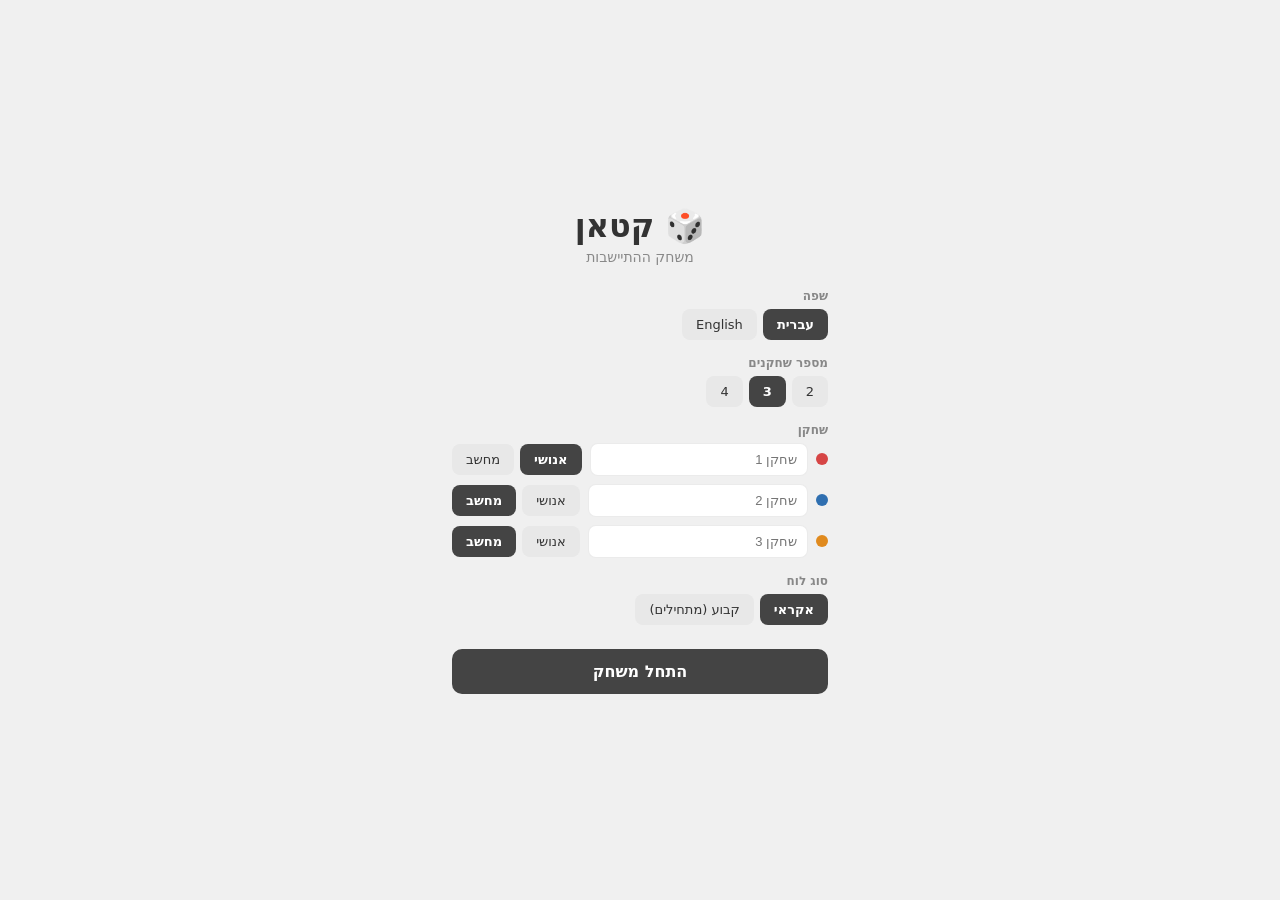
<file: index.html>
<!DOCTYPE html>
<html lang="he" dir="rtl">
  <head>
    <meta charset="UTF-8" />
    <meta name="viewport" content="width=device-width, initial-scale=1.0" />
    <title>קטאן · Catan</title>
    <link rel="stylesheet" href="styles/main.css?v=9" />
  </head>
  <body>
    <!-- Setup screen (populated by main.js) -->
    <div id="setup-screen"></div>

    <!-- Game screen (hidden until Start Game) -->
    <div id="game-screen" class="is-hidden" style="display: none">
      <header id="game-header">
        <div class="header-left">
          <span id="game-logo">🎲 קטאן</span>
          <span id="turn-indicator"></span>
          <div id="dice-display"></div>
        </div>
        <div class="header-right">
          <div id="game-lang" class="lang-switch"></div>
          <button id="new-game-btn"></button>
        </div>
      </header>

      <div id="prompt-banner" hidden></div>

      <main id="game-main">
        <div id="board-wrap">
          <svg id="board" xmlns="http://www.w3.org/2000/svg"></svg>
        </div>
        <aside id="sidebar">
          <div id="players-panel" class="sidebar-section"></div>
          <div id="bank-panel" class="sidebar-section"></div>
          <div id="log-panel" class="sidebar-section"></div>
        </aside>
      </main>

      <section id="player-hand"></section>

      <footer id="controls"></footer>
    </div>

    <!-- Generic modal -->
    <div id="modal-overlay" class="is-hidden" style="display: none">
      <div id="modal"></div>
    </div>

    <script type="module" src="src/main.js?v=10"></script>
  </body>
</html>
</file>
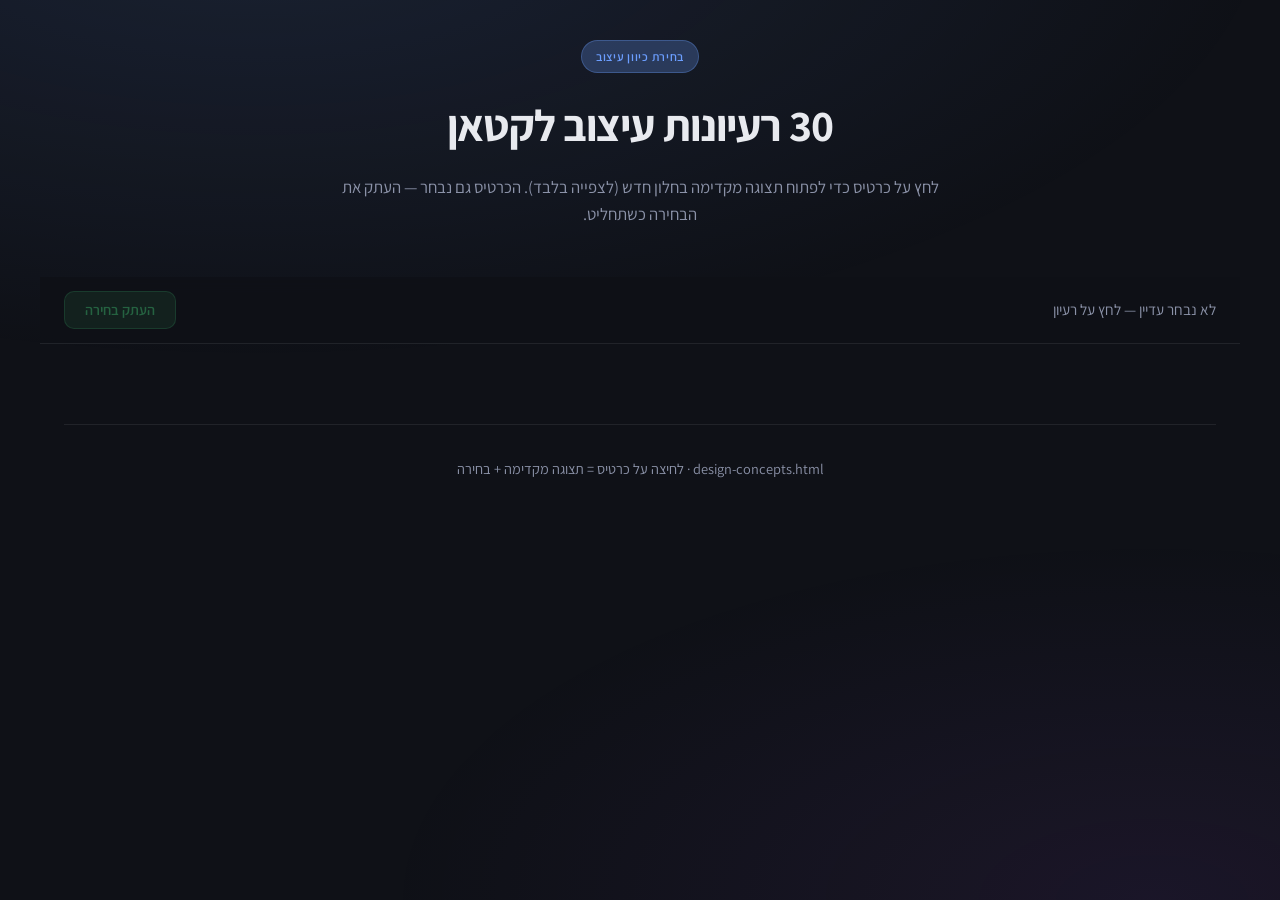
<file: design-concepts.html>
<!DOCTYPE html>
<html lang="he" dir="rtl">
  <head>
    <meta charset="UTF-8" />
    <meta name="viewport" content="width=device-width, initial-scale=1.0" />
    <title>30 רעיונות עיצוב · קטאן</title>
    <link rel="preconnect" href="https://fonts.googleapis.com" />
    <link rel="preconnect" href="https://fonts.gstatic.com" crossorigin />
    <link
      href="https://fonts.googleapis.com/css2?family=Assistant:wght@300;400;600;700&family=Rubik:wght@400;500;700&display=swap"
      rel="stylesheet"
    />
    <style>
      :root {
        --bg: #0f1117;
        --surface: #1a1d27;
        --surface-hover: #222633;
        --border: rgba(255, 255, 255, 0.08);
        --text: #e8eaef;
        --muted: #8b92a8;
        --accent: #6c9eff;
        --accent-glow: rgba(108, 158, 255, 0.25);
        --selected: #4ade80;
        --selected-glow: rgba(74, 222, 128, 0.2);
        --radius: 16px;
      }

      * {
        box-sizing: border-box;
        margin: 0;
        padding: 0;
      }

      body {
        font-family: "Assistant", "Rubik", sans-serif;
        background: var(--bg);
        color: var(--text);
        line-height: 1.65;
        min-height: 100vh;
      }

      body::before {
        content: "";
        position: fixed;
        inset: 0;
        background:
          radial-gradient(ellipse 80% 50% at 20% -10%, rgba(108, 158, 255, 0.12), transparent),
          radial-gradient(ellipse 60% 40% at 90% 100%, rgba(168, 85, 247, 0.08), transparent);
        pointer-events: none;
        z-index: 0;
      }

      .page {
        position: relative;
        z-index: 1;
        max-width: 1200px;
        margin: 0 auto;
        padding: 2.5rem 1.5rem 5rem;
      }

      header.hero {
        text-align: center;
        margin-bottom: 3rem;
      }

      .badge {
        display: inline-block;
        font-size: 0.75rem;
        font-weight: 600;
        letter-spacing: 0.06em;
        text-transform: uppercase;
        color: var(--accent);
        background: var(--accent-glow);
        border: 1px solid rgba(108, 158, 255, 0.3);
        padding: 0.35rem 0.85rem;
        border-radius: 999px;
        margin-bottom: 1rem;
      }

      h1 {
        font-size: clamp(1.75rem, 4vw, 2.75rem);
        font-weight: 700;
        letter-spacing: -0.02em;
        margin-bottom: 0.75rem;
      }

      .subtitle {
        color: var(--muted);
        font-size: 1.05rem;
        max-width: 640px;
        margin: 0 auto 1.5rem;
      }

      .selection-bar {
        position: sticky;
        top: 0;
        z-index: 100;
        background: rgba(15, 17, 23, 0.85);
        backdrop-filter: blur(12px);
        border-bottom: 1px solid var(--border);
        padding: 0.85rem 1.5rem;
        margin: 0 -1.5rem 2rem;
        display: flex;
        align-items: center;
        justify-content: space-between;
        gap: 1rem;
        flex-wrap: wrap;
      }

      .selection-info {
        font-size: 0.95rem;
        color: var(--muted);
      }

      .selection-info strong {
        color: var(--selected);
      }

      #copy-btn {
        font-family: inherit;
        font-size: 0.9rem;
        font-weight: 600;
        padding: 0.55rem 1.25rem;
        border-radius: 10px;
        border: 1px solid rgba(74, 222, 128, 0.4);
        background: var(--selected-glow);
        color: var(--selected);
        cursor: pointer;
        transition: transform 0.15s, opacity 0.15s;
      }

      #copy-btn:hover {
        transform: translateY(-1px);
      }

      #copy-btn:disabled {
        opacity: 0.4;
        cursor: not-allowed;
        transform: none;
      }

      .grid {
        display: grid;
        grid-template-columns: repeat(auto-fill, minmax(340px, 1fr));
        gap: 1.25rem;
      }

      .concept {
        position: relative;
        background: var(--surface);
        border: 1px solid var(--border);
        border-radius: var(--radius);
        padding: 1.35rem 1.35rem 1.15rem;
        cursor: pointer;
        transition: border-color 0.2s, box-shadow 0.2s, transform 0.2s;
        user-select: none;
      }

      .concept:hover {
        border-color: rgba(255, 255, 255, 0.15);
        transform: translateY(-2px);
        box-shadow: 0 8px 32px rgba(0, 0, 0, 0.3);
      }

      .concept.is-selected {
        border-color: var(--selected);
        box-shadow: 0 0 0 1px var(--selected), 0 8px 32px var(--selected-glow);
      }

      .concept-open-hint {
        position: absolute;
        bottom: 1rem;
        left: 1rem;
        font-size: 0.68rem;
        color: var(--muted);
        opacity: 0;
        transition: opacity 0.2s;
      }

      .concept:hover .concept-open-hint {
        opacity: 1;
      }

      .concept-header {
        display: flex;
        align-items: flex-start;
        gap: 0.85rem;
        margin-bottom: 0.75rem;
      }

      .concept-num {
        flex-shrink: 0;
        width: 2.25rem;
        height: 2.25rem;
        display: flex;
        align-items: center;
        justify-content: center;
        font-size: 0.85rem;
        font-weight: 700;
        border-radius: 10px;
        background: rgba(255, 255, 255, 0.06);
        color: var(--muted);
      }

      .concept.is-selected .concept-num {
        background: var(--selected-glow);
        color: var(--selected);
      }

      .concept-title {
        font-size: 1.1rem;
        font-weight: 700;
        line-height: 1.35;
      }

      .concept-style {
        display: inline-block;
        font-size: 0.72rem;
        font-weight: 600;
        color: var(--accent);
        margin-top: 0.25rem;
      }

      .concept-desc {
        font-size: 0.92rem;
        color: var(--muted);
        margin-bottom: 0.85rem;
      }

      .concept-tags {
        display: flex;
        flex-wrap: wrap;
        gap: 0.4rem;
      }

      .tag {
        font-size: 0.7rem;
        font-weight: 500;
        padding: 0.2rem 0.55rem;
        border-radius: 6px;
        background: rgba(255, 255, 255, 0.05);
        color: var(--muted);
        border: 1px solid var(--border);
      }

      .concept-preview {
        height: 4px;
        border-radius: 999px;
        margin-top: 1rem;
        opacity: 0.85;
      }

      .preview-1 { background: linear-gradient(90deg, #c4a574, #2d5016, #4a90d9, #e8dcc8); }
      .preview-2 { background: linear-gradient(90deg, #fff, #000, #fff); }
      .preview-3 { background: linear-gradient(90deg, #ff6b35, #f7c59f, #2ec4b6, #011627); }
      .preview-4 { background: linear-gradient(90deg, #1a1a2e, #16213e, #0f3460, #e94560); }
      .preview-5 { background: linear-gradient(90deg, #fdf6e3, #93a1a1, #268bd2, #859900); }
      .preview-6 { background: linear-gradient(90deg, #2c1810, #8b4513, #d4a574, #f5e6d3); }
      .preview-7 { background: linear-gradient(90deg, #0d1117, #21262d, #58a6ff, #3fb950); }
      .preview-8 { background: linear-gradient(90deg, #fef9ef, #e8d5b7, #c9a96e, #8b6914); }
      .preview-9 { background: linear-gradient(90deg, #1b4332, #40916c, #95d5b2, #d8f3dc); }
      .preview-10 { background: linear-gradient(90deg, #ff00ff, #00ffff, #ffff00, #ff00ff); }
      .preview-11 { background: linear-gradient(90deg, #264653, #2a9d8f, #e9c46a, #f4a261); }
      .preview-12 { background: linear-gradient(90deg, #fafafa, #e0e0e0, #bdbdbd, #424242); }
      .preview-13 { background: linear-gradient(90deg, #1a0533, #4a148c, #7b1fa2, #ce93d8); }
      .preview-14 { background: linear-gradient(90deg, #0a1628, #1e3a5f, #c9a227, #f0e6c8); }
      .preview-15 { background: linear-gradient(90deg, #fff5e6, #ffcba4, #ff8c42, #d62828); }
      .preview-16 { background: linear-gradient(90deg, #e8f4f8, #b8d4e3, #5a9ab8, #2c5f7a); }
      .preview-17 { background: linear-gradient(90deg, #1c1c1c, #333, #666, #999); }
      .preview-18 { background: linear-gradient(90deg, #2d1b00, #5c3d1e, #a67c52, #f5deb3); }
      .preview-19 { background: linear-gradient(90deg, #0f0f23, #302b63, #24243e, #00d2ff); }
      .preview-20 { background: linear-gradient(90deg, #f8f4e9, #d4c5a9, #8b7355, #4a3728); }
      .preview-21 { background: linear-gradient(90deg, #ffecd2, #fcb69f, #ff9a9e, #fecfef); }
      .preview-22 { background: linear-gradient(90deg, #134e4a, #115e59, #0d9488, #5eead4); }
      .preview-23 { background: linear-gradient(90deg, #18181b, #27272a, #a1a1aa, #fafafa); }
      .preview-24 { background: linear-gradient(90deg, #450a0a, #991b1b, #dc2626, #fca5a5); }
      .preview-25 { background: linear-gradient(90deg, #ecfdf5, #6ee7b7, #059669, #064e3b); }
      .preview-26 { background: linear-gradient(90deg, #fef3c7, #fbbf24, #d97706, #78350f); }
      .preview-27 { background: linear-gradient(90deg, #dbeafe, #93c5fd, #3b82f6, #1e3a8a); }
      .preview-28 { background: linear-gradient(90deg, #fdf2f8, #f9a8d4, #db2777, #831843); }
      .preview-29 { background: linear-gradient(90deg, #111, #ffd700, #111, #ffd700); }
      .preview-30 { background: linear-gradient(90deg, #0c0a09, #44403c, #a8a29e, #fafaf9); }

      .check-mark {
        position: absolute;
        top: 1rem;
        left: 1rem;
        width: 1.5rem;
        height: 1.5rem;
        border-radius: 50%;
        border: 2px solid var(--border);
        display: flex;
        align-items: center;
        justify-content: center;
        font-size: 0.75rem;
        opacity: 0;
        transition: opacity 0.2s, background 0.2s, border-color 0.2s;
      }

      .concept.is-selected .check-mark {
        opacity: 1;
        background: var(--selected);
        border-color: var(--selected);
        color: #0f1117;
      }

      footer.note {
        text-align: center;
        margin-top: 3rem;
        padding-top: 2rem;
        border-top: 1px solid var(--border);
        color: var(--muted);
        font-size: 0.9rem;
      }

      @media (max-width: 480px) {
        .grid {
          grid-template-columns: 1fr;
        }
      }
    </style>
  </head>
  <body>
    <div class="page">
      <header class="hero">
        <span class="badge">בחירת כיוון עיצוב</span>
        <h1>30 רעיונות עיצוב לקטאן</h1>
        <p class="subtitle">
          לחץ על כרטיס כדי לפתוח תצוגה מקדימה בחלון חדש (לצפייה בלבד).
          הכרטיס גם נבחר — העתק את הבחירה כשתחליט.
        </p>
      </header>

      <div class="selection-bar">
        <span class="selection-info" id="selection-info">לא נבחר עדיין — לחץ על רעיון</span>
        <button id="copy-btn" disabled>העתק בחירה</button>
      </div>

      <div class="grid" id="concepts-grid"></div>

      <footer class="note">
        design-concepts.html · לחיצה על כרטיס = תצוגה מקדימה + בחירה
      </footer>
    </div>

    <script>
/** Shared theme configs + mock board renderer for design previews */

const RESOURCE_COLORS = {
  brick: "#c45c3e",
  wood: "#2d6a4f",
  sheep: "#95d5b2",
  wheat: "#e9c46a",
  ore: "#6c757d",
  desert: "#d4a574",
};

const HEX_ROWS = [3, 4, 5, 4, 3];
const HEX_RESOURCES = [
  "ore", "sheep", "wood",
  "wheat", "brick", "sheep", "brick",
  "wheat", "wood", "desert", "wood", "ore",
  "wood", "ore", "wheat", "sheep",
  "brick", "wheat", "sheep",
];
const HEX_NUMBERS = [
  10, 2, 9, 12, 6, 4, 10, 9, 11, null, 3, 8, 8, 3, 4, 5, 5, 6, 11,
];

const concepts = [
  {
    title: "קלאסי מודרני",
    style: "Board Game Premium",
    desc: "לוח משושים עם טקסטורות עץ ודשא עדינות, צללים רכים ו-3D קל. פאנל צד מינימלי בלבן-קרם, כפתורים מעוגלים ואייקונים line-art.",
    tags: ["עץ", "3D עדין", "קרם", "מוכר"],
    theme: {
      bg: "#e8dcc8",
      bg2: "#f5f0e6",
      surface: "#fffdf8",
      text: "#3d2c1e",
      muted: "#8b7355",
      accent: "#2d5016",
      boardBg: "#c4a574",
      font: "'Georgia', serif",
      radius: "12px",
      hexStroke: "#5c4033",
      hexShadow: "0 4px 12px rgba(60,40,20,0.25)",
      headerStyle: "classic",
    },
  },
  {
    title: "Brutalist Digital",
    style: "Neo-Brutalism",
    desc: "גבולות שחורים עבים, צללים offset קשיחים, פונט גיאומטרי bold.",
    tags: ["flat", "bold", "offset shadow"],
    theme: {
      bg: "#fff",
      bg2: "#f0f0f0",
      surface: "#ffeb3b",
      text: "#000",
      muted: "#333",
      accent: "#ff5722",
      boardBg: "#e0e0e0",
      font: "'Arial Black', sans-serif",
      radius: "0",
      hexStroke: "#000",
      hexStrokeWidth: 3,
      brutal: true,
      headerStyle: "brutal",
    },
  },
  {
    title: "Glassmorphism Island",
    style: "Glass UI",
    desc: "רקע gradient של שמיים וים, הלוח על זכוכית frosted עם blur.",
    tags: ["blur", "שקיפות", "gradient"],
    theme: {
      bg: "linear-gradient(160deg, #87CEEB 0%, #2ec4b6 50%, #011627 100%)",
      bg2: "rgba(255,255,255,0.15)",
      surface: "rgba(255,255,255,0.2)",
      text: "#fff",
      muted: "rgba(255,255,255,0.75)",
      accent: "#ff6b35",
      boardBg: "rgba(255,255,255,0.12)",
      font: "'Assistant', sans-serif",
      radius: "20px",
      glass: true,
      hexStroke: "rgba(255,255,255,0.5)",
      headerStyle: "glass",
    },
  },
  {
    title: "Dark Strategy",
    style: "Dark Mode Pro",
    desc: "רקע כהה, משושים עם saturation נמוך ו-accent על אלמנטים פעילים.",
    tags: ["dark", "minimal", "accent colors"],
    theme: {
      bg: "#0f1117",
      bg2: "#1a1d27",
      surface: "#222633",
      text: "#e8eaef",
      muted: "#8b92a8",
      accent: "#6c9eff",
      boardBg: "#161922",
      font: "'Assistant', sans-serif",
      radius: "10px",
      hexStroke: "#3a3f52",
      desaturate: 0.65,
      headerStyle: "dark",
    },
  },
  {
    title: "Solarized Board",
    style: "Solarized Palette",
    desc: "פלטת Solarized — ירוק דשא, כחול ים, צהוב חול, כתום lava.",
    tags: ["solarized", "מדעי", "ניגודיות"],
    theme: {
      bg: "#fdf6e3",
      bg2: "#eee8d5",
      surface: "#fdf6e3",
      text: "#073642",
      muted: "#93a1a1",
      accent: "#268bd2",
      boardBg: "#eee8d5",
      font: "'Rubik', sans-serif",
      radius: "6px",
      solarized: true,
      hexStroke: "#586e75",
      headerStyle: "solarized",
    },
  },
  {
    title: "Medieval Manuscript",
    style: "Illuminated Parchment",
    desc: "רקע קלף מעור, משושים כמו אריחים מצוירים בדיו.",
    tags: ["pergament", "serif", "line-art"],
    theme: {
      bg: "#f5e6d3",
      bg2: "#ede0c8",
      surface: "#faf3e8",
      text: "#2c1810",
      muted: "#6b5344",
      accent: "#8b4513",
      boardBg: "#e8d5b7",
      font: "'Georgia', 'Times New Roman', serif",
      radius: "4px",
      parchment: true,
      hexStroke: "#4a3728",
      headerStyle: "medieval",
    },
  },
  {
    title: "GitHub Developer",
    style: "Dev Tool Aesthetic",
    desc: "ממשק דמוי IDE — monospace ללוג, syntax highlighting.",
    tags: ["monospace", "IDE", "SVG"],
    theme: {
      bg: "#0d1117",
      bg2: "#161b22",
      surface: "#21262d",
      text: "#c9d1d9",
      muted: "#8b949e",
      accent: "#58a6ff",
      boardBg: "#161b22",
      font: "'Consolas', 'Courier New', monospace",
      radius: "6px",
      hexStroke: "#30363d",
      ide: true,
      headerStyle: "ide",
    },
  },
  {
    title: "Luxury Gold Edition",
    style: "Premium Collector",
    desc: "רקע שחור-עמוק, מסגרות זהב, משושים metallic.",
    tags: ["זהב", "premium", "metallic"],
    theme: {
      bg: "#0a0a0a",
      bg2: "#141414",
      surface: "#1a1a1a",
      text: "#f5e6c8",
      muted: "#c9a96e",
      accent: "#d4af37",
      boardBg: "#111",
      font: "'Georgia', serif",
      radius: "8px",
      gold: true,
      hexStroke: "#d4af37",
      headerStyle: "luxury",
    },
  },
  {
    title: "Eco Minimal",
    style: "Scandinavian Nature",
    desc: "צבעי טבע muted — sage, sand, clay. whitespace ו-outline דק.",
    tags: ["nordic", "muted", "whitespace"],
    theme: {
      bg: "#f7f5f2",
      bg2: "#eeeae4",
      surface: "#fff",
      text: "#3d4f42",
      muted: "#8a9a8e",
      accent: "#5a7d6a",
      boardBg: "#e8e4dc",
      font: "'Assistant', sans-serif",
      radius: "16px",
      hexStroke: "#c5cbb8",
      eco: true,
      headerStyle: "eco",
    },
  },
  {
    title: "Neon Arcade",
    style: "Synthwave / Cyber",
    desc: "רקע סגול-כחול, grid perspective, neon glow.",
    tags: ["neon", "synthwave", "glow"],
    theme: {
      bg: "linear-gradient(180deg, #1a0533 0%, #0f0f23 60%, #ff006e 100%)",
      bg2: "#1a0533",
      surface: "rgba(20,10,40,0.8)",
      text: "#fff",
      muted: "#b388ff",
      accent: "#00ffff",
      boardBg: "rgba(0,0,0,0.4)",
      font: "'Rubik', sans-serif",
      radius: "4px",
      neon: true,
      hexStroke: "#ff00ff",
      headerStyle: "neon",
    },
  },
  {
    title: "Flat Illustration",
    style: "Modern Illustration",
    desc: "משושים כמו איורים vector — צבעים flat ו-playful.",
    tags: ["vector", "illustration", "playful"],
    theme: {
      bg: "#fef9ef",
      bg2: "#fff5e6",
      surface: "#fff",
      text: "#264653",
      muted: "#2a9d8f",
      accent: "#e76f51",
      boardBg: "#e9c46a",
      font: "'Rubik', sans-serif",
      radius: "24px",
      flat: true,
      hexStroke: "#264653",
      headerStyle: "flat",
    },
  },
  {
    title: "Swiss Grid",
    style: "International Typographic",
    desc: "grid 8px, Helvetica, שחור-לבן עם accent אדום.",
    tags: ["grid", "typography", "swiss"],
    theme: {
      bg: "#fff",
      bg2: "#f5f5f5",
      surface: "#fff",
      text: "#000",
      muted: "#666",
      accent: "#e00",
      boardBg: "#fafafa",
      font: "Helvetica, Arial, sans-serif",
      radius: "0",
      hexStroke: "#000",
      swiss: true,
      headerStyle: "swiss",
    },
  },
  {
    title: "Cosmic Catan",
    style: "Space Exploration",
    desc: "האי צף בחלל — כוכבים, nebula, sci-fi נקי.",
    tags: ["space", "sci-fi", "nebula"],
    theme: {
      bg: "radial-gradient(ellipse at 30% 20%, #302b63, #0f0f23 70%)",
      bg2: "#1a0533",
      surface: "rgba(30,20,60,0.85)",
      text: "#e0e7ff",
      muted: "#a5b4fc",
      accent: "#818cf8",
      boardBg: "rgba(15,10,35,0.6)",
      font: "'Assistant', sans-serif",
      radius: "12px",
      cosmic: true,
      hexStroke: "#6366f1",
      headerStyle: "cosmic",
    },
  },
  {
    title: "Naval Empire",
    style: "Maritime Classic",
    desc: "מפת ימאים — כחול-זהב, grid lines של מפה ישנה.",
    tags: ["ימי", "מפה", "זהב-כחול"],
    theme: {
      bg: "#0a1628",
      bg2: "#0f2847",
      surface: "#1e3a5f",
      text: "#f0e6c8",
      muted: "#c9a227",
      accent: "#c9a227",
      boardBg: "#1a3050",
      font: "'Georgia', serif",
      radius: "6px",
      naval: true,
      hexStroke: "#c9a227",
      headerStyle: "naval",
    },
  },
  {
    title: "Warm Sunset",
    style: "Golden Hour",
    desc: "gradient שקיעה — כתום, ורוד, סגול. warm white.",
    tags: ["warm", "gradient", "שקיעה"],
    theme: {
      bg: "linear-gradient(135deg, #fff5e6, #ffcba4, #ff8c42, #d62828)",
      bg2: "#fff0e0",
      surface: "rgba(255,255,255,0.85)",
      text: "#5c3317",
      muted: "#8b6914",
      accent: "#d62828",
      boardBg: "rgba(255,200,150,0.4)",
      font: "'Assistant', sans-serif",
      radius: "14px",
      sunset: true,
      hexStroke: "#8b4513",
      headerStyle: "sunset",
    },
  },
  {
    title: "Ice & Frost",
    style: "Arctic Minimal",
    desc: "פלטה קרירה — ice blue, white, silver, frost texture.",
    tags: ["קר", "קריסטל", "כחול"],
    theme: {
      bg: "#e8f4f8",
      bg2: "#d6eef5",
      surface: "rgba(255,255,255,0.9)",
      text: "#1e3a5f",
      muted: "#5a9ab8",
      accent: "#0284c7",
      boardBg: "#b8d4e3",
      font: "'Assistant', sans-serif",
      radius: "12px",
      frost: true,
      hexStroke: "#7dd3fc",
      headerStyle: "frost",
    },
  },
  {
    title: "Monochrome Elegance",
    style: "Single-Color System",
    desc: "גווני אפור + accent lime. hierarchy ב-pattern.",
    tags: ["monochrome", "accessible", "pattern"],
    theme: {
      bg: "#f5f5f5",
      bg2: "#ebebeb",
      surface: "#fff",
      text: "#1c1c1c",
      muted: "#666",
      accent: "#84cc16",
      boardBg: "#e0e0e0",
      font: "'Assistant', sans-serif",
      radius: "8px",
      mono: true,
      hexStroke: "#999",
      headerStyle: "mono",
    },
  },
  {
    title: "Woodcraft Workshop",
    style: "Artisan Craft",
    desc: "כל אלמנט כמו עץ מגולף — grain texture, corners ידניים.",
    tags: ["עץ", "craft", "texture"],
    theme: {
      bg: "#d4a574",
      bg2: "#c4956a",
      surface: "#f5deb3",
      text: "#3e2723",
      muted: "#5c3d1e",
      accent: "#8b4513",
      boardBg: "#a67c52",
      font: "'Georgia', serif",
      radius: "10px",
      wood: true,
      hexStroke: "#5c3d1e",
      headerStyle: "wood",
    },
  },
  {
    title: "Holographic UI",
    style: "Futuristic HUD",
    desc: "HUD שקוף עם קווי מדידה, wireframe + fill gradient.",
    tags: ["HUD", "wireframe", "futuristic"],
    theme: {
      bg: "#0f0f23",
      bg2: "#12122a",
      surface: "rgba(0,210,255,0.08)",
      text: "#00d2ff",
      muted: "#67e8f9",
      accent: "#00d2ff",
      boardBg: "rgba(0,50,80,0.3)",
      font: "'Consolas', monospace",
      radius: "2px",
      hud: true,
      hexStroke: "#00d2ff",
      headerStyle: "hud",
    },
  },
  {
    title: "Paper Cutout",
    style: "Layered Paper Craft",
    desc: "שכבות נייר — drop shadow, index cards, pastel.",
    tags: ["paper", "layers", "pastel"],
    theme: {
      bg: "#f8f4e9",
      bg2: "#ede8dc",
      surface: "#fff",
      text: "#4a3728",
      muted: "#8b7355",
      accent: "#e07a5f",
      boardBg: "#d4c5a9",
      font: "'Rubik', sans-serif",
      radius: "4px",
      paper: true,
      hexStroke: "#8b7355",
      headerStyle: "paper",
    },
  },
  {
    title: "Soft Pastel Play",
    style: "Friendly Casual",
    desc: "pastels רכים — mint, peach, lavender. rounded everything.",
    tags: ["pastel", "friendly", "rounded"],
    theme: {
      bg: "#ffecd2",
      bg2: "#fcb69f",
      surface: "#fff",
      text: "#5c4d7d",
      muted: "#9b8ec4",
      accent: "#ff9a9e",
      boardBg: "#fecfef",
      font: "'Rubik', sans-serif",
      radius: "20px",
      pastel: true,
      hexStroke: "#c4b5fd",
      headerStyle: "pastel",
    },
  },
  {
    title: "Deep Forest",
    style: "Moss & Shadow",
    desc: "ירוקים עמוקים, חום קליפה, ערפל עדין.",
    tags: ["יער", "immersive", "atmospheric"],
    theme: {
      bg: "linear-gradient(180deg, #1b4332 0%, #081c15 100%)",
      bg2: "#1b4332",
      surface: "rgba(27,67,50,0.9)",
      text: "#d8f3dc",
      muted: "#95d5b2",
      accent: "#40916c",
      boardBg: "rgba(8,28,21,0.7)",
      font: "'Assistant', sans-serif",
      radius: "10px",
      forest: true,
      hexStroke: "#2d6a4f",
      headerStyle: "forest",
    },
  },
  {
    title: "Ultra Minimal Zen",
    style: "Japanese Ma (間)",
    desc: "כמעט ריק — לוח + מספרים. less is more.",
    tags: ["zen", "minimal", "ma"],
    theme: {
      bg: "#fafafa",
      bg2: "#f0f0f0",
      surface: "#fff",
      text: "#18181b",
      muted: "#a1a1aa",
      accent: "#18181b",
      boardBg: "#f4f4f5",
      font: "'Assistant', sans-serif",
      radius: "2px",
      zen: true,
      hexStroke: "#d4d4d8",
      headerStyle: "zen",
    },
  },
  {
    title: "Volcanic Forge",
    style: "Dramatic Dark Warm",
    desc: "רקע lava, glow כתום-אדום, intense dramatic.",
    tags: ["lava", "dramatic", "intense"],
    theme: {
      bg: "linear-gradient(180deg, #450a0a 0%, #1a0505 50%, #991b1b 100%)",
      bg2: "#450a0a",
      surface: "rgba(60,10,10,0.9)",
      text: "#fca5a5",
      muted: "#f87171",
      accent: "#dc2626",
      boardBg: "rgba(30,5,5,0.8)",
      font: "'Rubik', sans-serif",
      radius: "6px",
      volcanic: true,
      hexStroke: "#ef4444",
      headerStyle: "volcanic",
    },
  },
  {
    title: "Mint Fresh",
    style: "Clean Startup",
    desc: "לבן, mint green accent, SaaS dashboard מודרני.",
    tags: ["startup", "mint", "clean"],
    theme: {
      bg: "#ecfdf5",
      bg2: "#d1fae5",
      surface: "#fff",
      text: "#064e3b",
      muted: "#059669",
      accent: "#10b981",
      boardBg: "#a7f3d0",
      font: "'Assistant', sans-serif",
      radius: "12px",
      mint: true,
      hexStroke: "#6ee7b7",
      headerStyle: "mint",
    },
  },
  {
    title: "Desert Nomad",
    style: "Sahara Warmth",
    desc: "חול, terracotta, turquoise. theme מדברי.",
    tags: ["מדבר", "terracotta", "pattern"],
    theme: {
      bg: "#fef3c7",
      bg2: "#fde68a",
      surface: "#fffbeb",
      text: "#78350f",
      muted: "#b45309",
      accent: "#0d9488",
      boardBg: "#fcd34d",
      font: "'Georgia', serif",
      radius: "8px",
      desert: true,
      hexStroke: "#d97706",
      headerStyle: "desert",
    },
  },
  {
    title: "Ocean Depths",
    style: "Underwater Serene",
    desc: "gradient כחול-teal, bubbles, caustics light.",
    tags: ["ocean", "underwater", "serene"],
    theme: {
      bg: "linear-gradient(180deg, #0c4a6e 0%, #164e63 40%, #134e4a 100%)",
      bg2: "#0e7490",
      surface: "rgba(6,78,99,0.7)",
      text: "#cffafe",
      muted: "#67e8f9",
      accent: "#22d3ee",
      boardBg: "rgba(8,51,68,0.5)",
      font: "'Assistant', sans-serif",
      radius: "16px",
      ocean: true,
      hexStroke: "#0891b2",
      headerStyle: "ocean",
    },
  },
  {
    title: "Bauhaus Blocks",
    style: "Primary Colors Modernism",
    desc: "אדום, צהוב, כחול primary — geometric pure.",
    tags: ["bauhaus", "primary", "geometric"],
    theme: {
      bg: "#fff",
      bg2: "#f0f0f0",
      surface: "#ff0",
      text: "#000",
      muted: "#333",
      accent: "#00f",
      boardBg: "#eee",
      font: "Arial, sans-serif",
      radius: "0",
      bauhaus: true,
      hexStroke: "#000",
      headerStyle: "bauhaus",
    },
  },
  {
    title: "Art Deco Empire",
    style: "1920s Glamour",
    desc: "זהב-שחור-emerald, patterns chevron, typography Art Deco.",
    tags: ["art deco", "1920s", "glamour"],
    theme: {
      bg: "#111",
      bg2: "#1a1a1a",
      surface: "#1c2a1c",
      text: "#ffd700",
      muted: "#c9a227",
      accent: "#50c878",
      boardBg: "#0d0d0d",
      font: "'Georgia', serif",
      radius: "0",
      artdeco: true,
      hexStroke: "#ffd700",
      headerStyle: "artdeco",
    },
  },
  {
    title: "Stone & Slate",
    style: "Monument Minimal",
    desc: "אפור-אבן, texture slate, timeless stable.",
    tags: ["stone", "timeless", "slate"],
    theme: {
      bg: "#e7e5e4",
      bg2: "#d6d3d1",
      surface: "#fafaf9",
      text: "#44403c",
      muted: "#78716c",
      accent: "#57534e",
      boardBg: "#d6d3d1",
      font: "'Assistant', sans-serif",
      radius: "6px",
      stone: true,
      hexStroke: "#a8a29e",
      headerStyle: "stone",
    },
  },
];

function hexPoints(cx, cy, r) {
  const pts = [];
  for (let i = 0; i < 6; i++) {
    const angle = (Math.PI / 180) * (60 * i - 30);
    pts.push(`${cx + r * Math.cos(angle)},${cy + r * Math.sin(angle)}`);
  }
  return pts.join(" ");
}

function buildBoardSvg(theme) {
  const r = 28;
  const w = 72;
  const h = 62;
  let idx = 0;
  let svg = "";
  const startY = 55;
  const startX = 200;

  HEX_ROWS.forEach((count, row) => {
    const offsetX = startX + ((5 - count) * w) / 2;
    for (let col = 0; col < count; col++) {
      const cx = offsetX + col * w + (row % 2 === 0 ? 0 : w / 2);
      const cy = startY + row * h;
      const resource = HEX_RESOURCES[idx];
      let fill = RESOURCE_COLORS[resource];
      if (theme.desaturate) fill = fill;

      const stroke = theme.hexStroke || "#333";
      const sw = theme.hexStrokeWidth || 1.5;
      const num = HEX_NUMBERS[idx];
      const isDesert = resource === "desert";

      let filter = "";
      if (theme.neon) filter = ' filter="url(#neonGlow)"';
      if (theme.gold) filter = ' filter="url(#goldGlow)"';

      svg += `<polygon points="${hexPoints(cx, cy, r)}" fill="${fill}" stroke="${stroke}" stroke-width="${sw}"${filter}/>`;
      if (num !== null) {
        const fc = theme.text || "#111";
        svg += `<circle cx="${cx}" cy="${cy}" r="14" fill="${theme.surface || "#fff"}" stroke="${stroke}" stroke-width="1"/>`;
        svg += `<text x="${cx}" y="${cy + 4}" text-anchor="middle" font-size="11" font-weight="700" fill="${fc}" font-family="${theme.font}">${num}</text>`;
      } else if (isDesert) {
        svg += `<text x="${cx}" y="${cy + 4}" text-anchor="middle" font-size="14" fill="${theme.muted}">🏜</text>`;
      }
      idx++;
    }
  });

  return svg;
}

function getPreviewStyles(theme) {
  const t = theme;
  let extra = "";

  if (t.brutal) {
    extra += `
      .mock-header, .mock-sidebar, .mock-controls, .mock-hand { border: 3px solid #000; box-shadow: 4px 4px 0 #000; }
      .mock-btn { border: 3px solid #000; box-shadow: 3px 3px 0 #000; font-weight: 900; }
    `;
  }
  if (t.glass) {
    extra += `
      .mock-header, .mock-sidebar, .mock-board-wrap, .mock-controls {
        backdrop-filter: blur(16px); -webkit-backdrop-filter: blur(16px);
        border: 1px solid rgba(255,255,255,0.3);
      }
    `;
  }
  if (t.neon) {
    extra += `
      body::after { content:""; position:fixed; inset:0; background: repeating-linear-gradient(0deg, transparent, transparent 2px, rgba(0,0,0,0.1) 2px, rgba(0,0,0,0.1) 4px); pointer-events:none; }
      .mock-board-wrap { box-shadow: 0 0 30px rgba(255,0,255,0.4); }
    `;
  }
  if (t.parchment) {
    extra += `body { background-image: url("data:image/svg+xml,%3Csvg width='100' height='100' xmlns='http://www.w3.org/2000/svg'%3E%3Cfilter id='n'%3E%3CfeTurbulence baseFrequency='0.9' numOctaves='4'/%3E%3C/filter%3E%3Crect width='100%25' height='100%25' filter='url(%23n)' opacity='0.04'/%3E%3C/svg%3E"); }`;
  }
  if (t.cosmic) {
    extra += `body::before { content:""; position:fixed; inset:0; background: radial-gradient(1px 1px at 20% 30%, #fff, transparent), radial-gradient(1px 1px at 60% 70%, #fff, transparent), radial-gradient(2px 2px at 80% 10%, #fff, transparent); background-size: 200px 200px; opacity:0.6; pointer-events:none; }`;
  }
  if (t.hud) {
    extra += `.mock-header { border-bottom: 1px solid var(--accent); letter-spacing: 0.1em; text-transform: uppercase; font-size: 11px; }`;
  }
  if (t.artdeco) {
    extra += `.mock-header, .mock-sidebar { border: 2px solid var(--accent); background: repeating-linear-gradient(45deg, transparent, transparent 10px, rgba(255,215,0,0.03) 10px, rgba(255,215,0,0.03) 20px); }`;
  }

  return `
    :root {
      --bg: ${typeof t.bg === "string" && !t.bg.includes("gradient") && !t.bg.includes("radial") ? t.bg : "#111"};
      --bg2: ${t.bg2};
      --surface: ${t.surface};
      --text: ${t.text};
      --muted: ${t.muted};
      --accent: ${t.accent};
      --board-bg: ${t.boardBg};
      --radius: ${t.radius};
      --font: ${t.font};
    }
    * { box-sizing: border-box; margin: 0; padding: 0; }
    html, body { height: 100%; overflow: hidden; }
    body {
      font-family: var(--font);
      color: var(--text);
      background: ${t.bg};
      display: flex;
      flex-direction: column;
      user-select: none;
      pointer-events: none;
    }
    .preview-banner {
      flex-shrink: 0;
      background: rgba(0,0,0,0.75);
      color: #fff;
      text-align: center;
      padding: 0.5rem 1rem;
      font-size: 0.8rem;
      font-family: 'Assistant', sans-serif;
      pointer-events: auto;
    }
    .preview-banner strong { color: #4ade80; }
    .mock-app { flex: 1; display: flex; flex-direction: column; min-height: 0; }
    .mock-header {
      display: flex; justify-content: space-between; align-items: center;
      padding: 0.65rem 1.25rem;
      background: var(--surface);
      border-bottom: 1px solid rgba(128,128,128,0.2);
    }
    .mock-logo { font-weight: 700; font-size: 1.1rem; }
    .mock-turn { color: var(--muted); font-size: 0.85rem; margin-inline-start: 1rem; }
    .mock-dice { display: inline-flex; gap: 4px; margin-inline-start: 0.75rem; }
    .mock-dice span {
      width: 28px; height: 28px; background: var(--bg2); border-radius: 6px;
      display: flex; align-items: center; justify-content: center; font-weight: 700; font-size: 0.85rem;
      border: 1px solid rgba(128,128,128,0.25);
    }
    .mock-header-right { display: flex; gap: 0.5rem; align-items: center; }
    .mock-btn {
      padding: 0.35rem 0.85rem; border-radius: var(--radius);
      background: var(--accent); color: ${t.glass || t.neon || t.cosmic || t.forest || t.ocean || t.volcanic ? "#fff" : t.bg === "#fff" || t.bg === "#fafafa" ? "#fff" : "inherit"};
      border: none; font-family: inherit; font-size: 0.8rem; font-weight: 600;
    }
    .mock-btn.secondary { background: var(--bg2); color: var(--text); border: 1px solid rgba(128,128,128,0.2); }
    .mock-main { flex: 1; display: flex; min-height: 0; }
    .mock-board-wrap {
      flex: 1; display: flex; align-items: center; justify-content: center;
      background: var(--board-bg); padding: 1rem;
    }
    .mock-board-wrap svg { max-width: 100%; max-height: 100%; }
    .mock-sidebar {
      width: 220px; flex-shrink: 0; background: var(--surface);
      border-inline-start: 1px solid rgba(128,128,128,0.15);
      padding: 0.75rem; display: flex; flex-direction: column; gap: 0.75rem;
      overflow: hidden;
    }
    .mock-panel { font-size: 0.75rem; }
    .mock-panel h3 {
      font-size: 0.7rem; text-transform: uppercase; letter-spacing: 0.05em;
      color: var(--muted); margin-bottom: 0.4rem; font-weight: 600;
    }
    .mock-player {
      display: flex; align-items: center; gap: 0.4rem;
      padding: 0.35rem 0.5rem; border-radius: var(--radius); margin-bottom: 0.25rem;
      background: var(--bg2);
    }
    .mock-player.active { outline: 2px solid var(--accent); }
    .mock-dot { width: 10px; height: 10px; border-radius: 50%; flex-shrink: 0; }
    .mock-resources { display: flex; flex-wrap: wrap; gap: 0.3rem; }
    .mock-res {
      width: 22px; height: 22px; border-radius: 4px; font-size: 0.6rem;
      display: flex; align-items: center; justify-content: center; font-weight: 700;
      color: #fff;
    }
    .mock-log { font-size: 0.65rem; color: var(--muted); line-height: 1.5; }
    .mock-hand {
      display: flex; gap: 0.5rem; padding: 0.5rem 1rem;
      background: var(--surface); border-top: 1px solid rgba(128,128,128,0.15);
      justify-content: center;
    }
    .mock-card {
      width: 52px; height: 72px; border-radius: calc(var(--radius) * 0.6);
      background: var(--bg2); border: 1px solid rgba(128,128,128,0.2);
      display: flex; align-items: center; justify-content: center; font-size: 1.4rem;
    }
    .mock-controls {
      display: flex; gap: 0.5rem; padding: 0.6rem 1rem;
      background: var(--surface); border-top: 1px solid rgba(128,128,128,0.15);
      justify-content: center; flex-wrap: wrap;
    }
    ${extra}
  `;
}

function renderPreviewDocument(id) {
  const num = Math.max(1, Math.min(30, parseInt(id, 10) || 1));
  const concept = concepts[num - 1];
  const theme = concept.theme;
  const boardSvg = buildBoardSvg(theme);

  const filters = theme.neon
    ? `<defs><filter id="neonGlow"><feGaussianBlur stdDeviation="2" result="b"/><feMerge><feMergeNode in="b"/><feMergeNode in="SourceGraphic"/></feMerge></filter></defs>`
    : theme.gold
      ? `<defs><filter id="goldGlow"><feDropShadow dx="0" dy="0" stdDeviation="2" flood-color="#d4af37"/></filter></defs>`
      : "";

  return `<!DOCTYPE html>
<html lang="he" dir="rtl">
<head>
  <meta charset="UTF-8"/>
  <meta name="viewport" content="width=device-width, initial-scale=1.0"/>
  <title>#${num} ${concept.title} · תצוגה מקדימה</title>
  <link href="https://fonts.googleapis.com/css2?family=Assistant:wght@400;600;700&family=Rubik:wght@400;700&display=swap" rel="stylesheet"/>
  <style>${getPreviewStyles(theme)}</style>
</head>
<body>
  <div class="preview-banner">
    <strong>תצוגה מקדימה בלבד</strong> · #${num} — ${concept.title} (${concept.style})
  </div>
  <div class="mock-app">
    <header class="mock-header">
      <div style="display:flex;align-items:center">
        <span class="mock-logo">🎲 קטאן</span>
        <span class="mock-turn">תור: שחקן 1</span>
        <span class="mock-dice"><span>3</span><span>4</span></span>
      </div>
      <div class="mock-header-right">
        <button class="mock-btn secondary">EN</button>
        <button class="mock-btn">משחק חדש</button>
      </div>
    </header>
    <div class="mock-main">
      <div class="mock-board-wrap">
        <svg viewBox="0 0 400 340" xmlns="http://www.w3.org/2000/svg">
          ${filters}
          ${boardSvg}
        </svg>
      </div>
      <aside class="mock-sidebar">
        <div class="mock-panel">
          <h3>שחקנים</h3>
          <div class="mock-player active"><span class="mock-dot" style="background:#e63946"></span> שחקן 1 · 2 נק'</div>
          <div class="mock-player"><span class="mock-dot" style="background:#457b9d"></span> שחקן 2 · 1 נק'</div>
          <div class="mock-player"><span class="mock-dot" style="background:#2a9d8f"></span> שחקן 3 · 0 נק'</div>
        </div>
        <div class="mock-panel">
          <h3>בנק</h3>
          <div class="mock-resources">
            <span class="mock-res" style="background:${RESOURCE_COLORS.brick}">🧱</span>
            <span class="mock-res" style="background:${RESOURCE_COLORS.wood}">🌲</span>
            <span class="mock-res" style="background:${RESOURCE_COLORS.sheep}">🐑</span>
            <span class="mock-res" style="background:${RESOURCE_COLORS.wheat}">🌾</span>
            <span class="mock-res" style="background:${RESOURCE_COLORS.ore}">⛏</span>
          </div>
        </div>
        <div class="mock-panel">
          <h3>יומן</h3>
          <div class="mock-log">שחקן 1 זרק 7<br/>שחקן 2 בנה כביש<br/>שחקן 1 קיבל חיטה</div>
        </div>
      </aside>
    </div>
    <div class="mock-hand">
      <div class="mock-card">🧱</div>
      <div class="mock-card">🌲</div>
      <div class="mock-card">🐑</div>
      <div class="mock-card">🌾</div>
    </div>
    <footer class="mock-controls">
      <button class="mock-btn secondary">סחר</button>
      <button class="mock-btn secondary">בנייה</button>
      <button class="mock-btn">סיים תור</button>
    </footer>
  </div>
</body>
</html>`;
}

window.DesignPreview = { concepts, renderPreviewDocument };

    </script>
    <script>
      const { concepts, renderPreviewDocument } = window.DesignPreview;

      let selectedIndex = null;
      const grid = document.getElementById("concepts-grid");
      const selectionInfo = document.getElementById("selection-info");
      const copyBtn = document.getElementById("copy-btn");

      function openPreview(num) {
        const html = renderPreviewDocument(num);
        const blob = new Blob([html], { type: "text/html;charset=utf-8" });
        const url = URL.createObjectURL(blob);
        const win = window.open(url, "_blank", "width=1280,height=860,noopener,noreferrer");
        if (!win) {
          alert("לא ניתן לפתוח חלון חדש — בדוק שהדפדפן לא חוסם pop-ups.");
          URL.revokeObjectURL(url);
          return;
        }
        win.addEventListener("load", () => URL.revokeObjectURL(url));
        setTimeout(() => URL.revokeObjectURL(url), 5000);
      }

      concepts.forEach((c, i) => {
        const num = i + 1;
        const card = document.createElement("article");
        card.className = "concept";
        card.dataset.index = num;
        card.innerHTML = `
          <span class="check-mark">✓</span>
          <div class="concept-header">
            <span class="concept-num">${num}</span>
            <div>
              <h2 class="concept-title">${c.title}</h2>
              <span class="concept-style">${c.style}</span>
            </div>
          </div>
          <p class="concept-desc">${c.desc}</p>
          <div class="concept-tags">
            ${c.tags.map((t) => `<span class="tag">${t}</span>`).join("")}
          </div>
          <div class="concept-preview preview-${num}"></div>
          <span class="concept-open-hint">↗ תצוגה מקדימה</span>
        `;
        card.addEventListener("click", () => {
          selectConcept(num, card);
          openPreview(num);
        });
        grid.appendChild(card);
      });

      function selectConcept(num, card) {
        document.querySelectorAll(".concept.is-selected").forEach((el) => {
          el.classList.remove("is-selected");
        });
        card.classList.add("is-selected");
        selectedIndex = num;
        const c = concepts[num - 1];
        selectionInfo.innerHTML = `נבחר: <strong>#${num} — ${c.title}</strong> (${c.style})`;
        copyBtn.disabled = false;
      }

      copyBtn.addEventListener("click", (e) => {
        e.stopPropagation();
        if (selectedIndex === null) return;
        const c = concepts[selectedIndex - 1];
        const text = `#${selectedIndex} — ${c.title} (${c.style})\n${c.desc}`;
        navigator.clipboard.writeText(text).then(() => {
          copyBtn.textContent = "הועתק ✓";
          setTimeout(() => {
            copyBtn.textContent = "העתק בחירה";
          }, 2000);
        });
      });
    </script>
  </body>
</html>
</file>
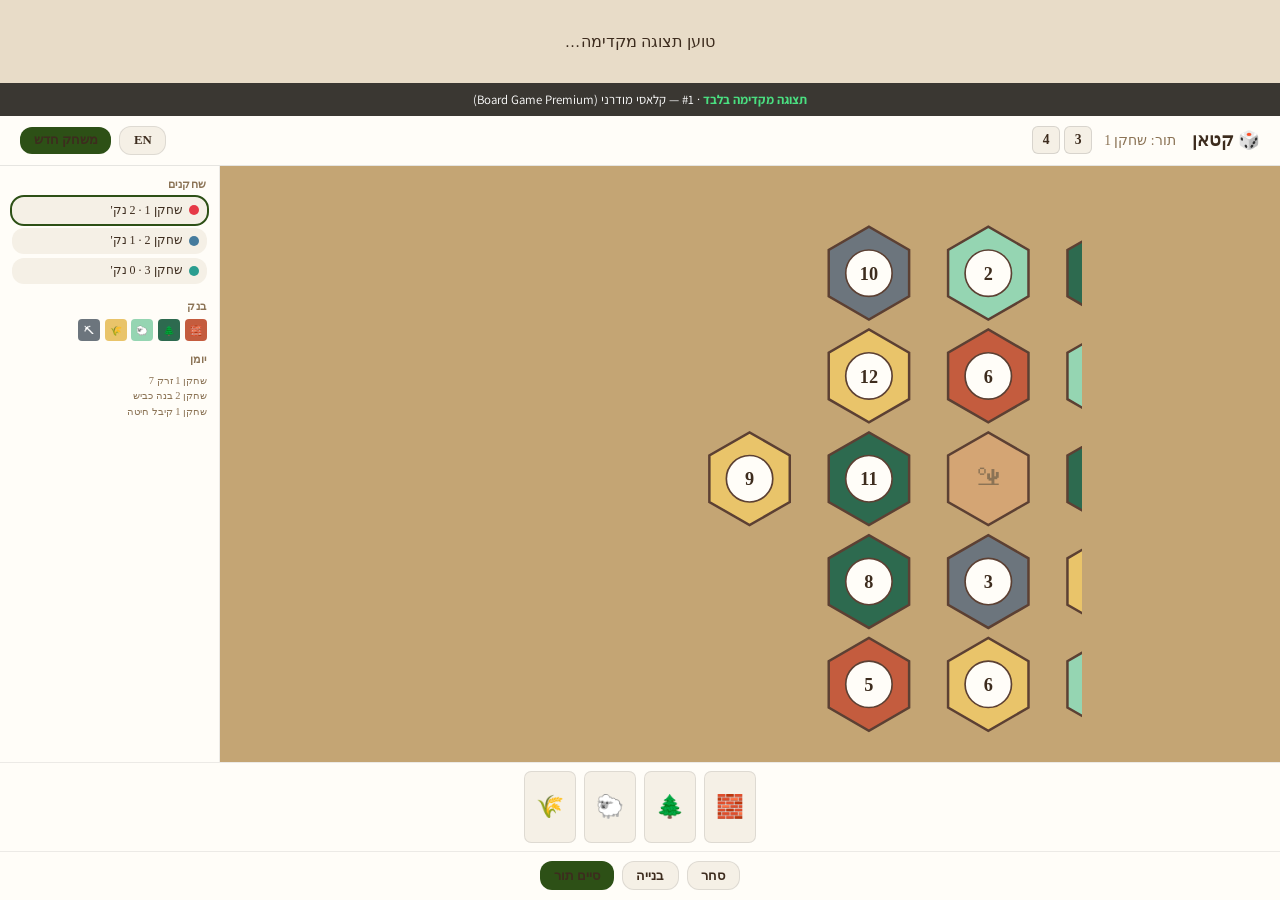
<file: design-preview.html>
<!DOCTYPE html>
<html lang="he" dir="rtl">
  <head>
    <meta charset="UTF-8" />
    <meta name="viewport" content="width=device-width, initial-scale=1.0" />
    <title>תצוגה מקדימה · קטאן</title>
  </head>
  <body>
    <p style="font-family:sans-serif;padding:2rem;text-align:center">טוען תצוגה מקדימה…</p>
    <script src="design-preview.js"></script>
    <script>
      const id = new URLSearchParams(location.search).get("id") || "1";
      document.open();
      document.write(window.DesignPreview.renderPreviewDocument(id));
      document.close();
    </script>
  </body>
</html>
</file>
<file: styles/main.css>
:root {
  --bg: #f0f0f0;
  --bg2: #e8e8e8;
  --text: #333333;
  --muted: #888888;
  --accent: #444444;
  --accent-hover: #222222;
  --board-bg: #e4e4e4;
  --divider: rgba(0, 0, 0, 0.08);
}

* {
  box-sizing: border-box;
}

html,
body {
  margin: 0;
  padding: 0;
  height: 100%;
}

body {
  font-family: "Segoe UI", "Assistant", system-ui, -apple-system, sans-serif;
  background: var(--bg);
  color: var(--text);
  min-height: 100vh;
  font-size: 14px;
}

button {
  font-family: inherit;
  cursor: pointer;
}

[hidden],
.is-hidden {
  display: none !important;
}

/* ---------------- Setup ---------------- */

#setup-screen {
  display: flex;
  align-items: center;
  justify-content: center;
  min-height: 100vh;
  padding: 24px;
  position: relative;
  z-index: 2;
  background: var(--bg);
}

#game-screen {
  display: flex;
  flex-direction: column;
  height: 100vh;
  position: relative;
  z-index: 1;
  background: var(--bg);
}

.setup-card {
  padding: 28px 32px;
  width: 100%;
  max-width: 440px;
}

.setup-card h1 {
  margin: 0 0 4px;
  font-size: 32px;
  text-align: center;
  color: var(--text);
  font-weight: 800;
}

.subtitle {
  margin: 0 0 24px;
  text-align: center;
  color: var(--muted);
}

.field-label {
  display: block;
  margin: 16px 0 6px;
  font-weight: 600;
  color: var(--muted);
  font-size: 12px;
}

.toggle-group,
.lang-switch {
  display: flex;
  gap: 6px;
  flex-wrap: wrap;
}

.toggle {
  background: var(--bg2);
  border: none;
  color: var(--text);
  padding: 8px 14px;
  border-radius: 8px;
  font-size: 13px;
  transition: background 0.12s;
}

.toggle:hover {
  background: #ddd;
}

.toggle.active {
  background: var(--accent);
  color: #fff;
  font-weight: 700;
}

.players-config {
  display: flex;
  flex-direction: column;
  gap: 8px;
}

.player-config-row {
  display: flex;
  align-items: center;
  gap: 8px;
}

.player-config-row input {
  flex: 1;
  min-width: 0;
  background: #fff;
  border: 1px solid var(--divider);
  color: var(--text);
  padding: 8px 10px;
  border-radius: 8px;
  font-size: 13px;
}

.player-config-row input:focus {
  outline: 2px solid #aaa;
}

.player-dot {
  width: 12px;
  height: 12px;
  border-radius: 50%;
  flex: 0 0 auto;
}

.start-btn {
  margin-top: 24px;
  width: 100%;
  background: var(--accent);
  color: #fff;
  border: none;
  padding: 13px;
  border-radius: 10px;
  font-size: 16px;
  font-weight: 700;
}

.start-btn:hover {
  background: var(--accent-hover);
}

/* ---------------- Game header — flat bar ---------------- */

#game-header {
  display: flex;
  align-items: center;
  justify-content: space-between;
  padding: 8px 16px;
  flex: 0 0 auto;
  border-bottom: 1px solid var(--divider);
}

.header-left,
.header-right {
  display: flex;
  align-items: center;
  gap: 14px;
}

#game-logo {
  font-size: 16px;
  font-weight: 800;
  color: var(--text);
}

#turn-indicator {
  font-size: 14px;
  font-weight: 700;
  color: var(--muted);
}

#new-game-btn {
  background: transparent;
  border: none;
  color: var(--muted);
  padding: 6px 10px;
  font-size: 12px;
}

#new-game-btn:hover {
  color: #c0392b;
}

#game-lang .toggle {
  padding: 4px 9px;
  font-size: 11px;
}

#prompt-banner {
  background: var(--bg2);
  color: var(--text);
  text-align: center;
  padding: 7px;
  font-weight: 700;
  font-size: 13px;
  flex: 0 0 auto;
}

/* ---------------- Dice ---------------- */

.dice-pair {
  display: flex;
  align-items: center;
  gap: 5px;
}

.dice {
  width: 28px;
  height: 28px;
  background: #fff;
  border-radius: 5px;
  display: grid;
  grid-template-columns: repeat(3, 1fr);
  grid-template-rows: repeat(3, 1fr);
  padding: 3px;
  box-shadow: 0 1px 4px rgba(0, 0, 0, 0.2);
}

.die-cell {
  border-radius: 50%;
}

.die-cell.on {
  background: #333;
}

.dice-sum {
  font-weight: 800;
  font-size: 14px;
  color: var(--text);
}

/* ---------------- Main layout — board first, sidebar open ---------------- */

#game-main {
  flex: 1 1 auto;
  display: flex;
  gap: 0;
  min-height: 0;
}

#board-wrap {
  flex: 1 1 auto;
  display: flex;
  align-items: center;
  justify-content: center;
  background: var(--board-bg);
  padding: 8px;
  min-width: 0;
}

#board {
  width: 100%;
  height: 100%;
  max-height: 100%;
  filter: drop-shadow(0 4px 12px rgba(0, 0, 0, 0.1));
}

#sidebar {
  flex: 0 0 260px;
  display: flex;
  flex-direction: column;
  gap: 0;
  overflow-y: auto;
  border-inline-start: 1px solid var(--divider);
  padding: 10px 12px;
}

.sidebar-section {
  padding: 10px 0;
  border-bottom: 1px solid var(--divider);
}

.sidebar-section:last-child {
  border-bottom: none;
}

.sidebar-section h3 {
  margin: 0 0 8px;
  font-size: 11px;
  color: var(--muted);
  text-transform: uppercase;
  letter-spacing: 0.05em;
  font-weight: 600;
}

#players-panel {
  display: flex;
  flex-direction: column;
  gap: 4px;
  padding-top: 0;
}

.player-card {
  padding: 8px 4px;
  border-inline-start: 3px solid transparent;
  transition: background 0.15s;
  border-radius: 0 4px 4px 0;
}

.player-card.active {
  background: rgba(0, 0, 0, 0.04);
}

.player-header {
  display: flex;
  align-items: center;
  gap: 8px;
  margin-bottom: 2px;
}

.player-name {
  font-weight: 700;
  flex: 1;
  font-size: 13px;
}

.player-vp {
  font-weight: 800;
  color: var(--text);
  font-size: 13px;
}

.player-badges {
  display: flex;
  flex-wrap: wrap;
  gap: 4px;
  margin-bottom: 4px;
}

.badge {
  font-size: 10px;
  color: var(--muted);
}

.player-cards-row {
  display: flex;
  align-items: center;
  gap: 8px;
  margin-top: 2px;
}

.log-list {
  display: flex;
  flex-direction: column;
  gap: 2px;
  max-height: 140px;
  overflow-y: auto;
}

.log-line {
  font-size: 11px;
  color: var(--muted);
  border-inline-start: 2px solid transparent;
  padding-inline-start: 6px;
  line-height: 1.4;
}

/* ---------------- Player hand — flat strip ---------------- */

#player-hand {
  flex: 0 0 auto;
  padding: 8px 16px 4px;
  border-top: 1px solid var(--divider);
}

#player-hand .hand-title {
  display: none;
}

.hand-zones {
  display: flex;
  gap: 24px;
  flex-wrap: wrap;
  align-items: flex-end;
}

.hand-zone-label {
  font-size: 10px;
  color: var(--muted);
  margin-bottom: 4px;
  text-transform: uppercase;
  letter-spacing: 0.04em;
}

/* ---------------- Game cards — vibrant ---------------- */

.game-card {
  width: 50px;
  height: 70px;
  border-radius: 6px;
  border: none;
  box-shadow: 0 2px 8px rgba(0, 0, 0, 0.2);
  display: flex;
  flex-direction: column;
  align-items: center;
  justify-content: center;
  position: relative;
  flex-shrink: 0;
  transition: transform 0.12s ease;
  user-select: none;
}

.game-card.mini {
  width: 34px;
  height: 48px;
  border-radius: 4px;
}

.game-card:hover {
  transform: translateY(-4px);
  z-index: 10;
}

.resource-card {
  color: #fff;
  text-shadow: 0 1px 2px rgba(0, 0, 0, 0.25);
}

.resource-card[data-resource="brick"] {
  background: linear-gradient(145deg, #e07050, #c15a3a);
}
.resource-card[data-resource="wood"] {
  background: linear-gradient(145deg, #4aad6a, #2f7d40);
}
.resource-card[data-resource="sheep"] {
  background: linear-gradient(145deg, #b8e06a, #7cb342);
  color: #2d5016;
  text-shadow: none;
}
.resource-card[data-resource="wheat"] {
  background: linear-gradient(145deg, #fde68a, #f0c040);
  color: #7c5e00;
  text-shadow: none;
}
.resource-card[data-resource="ore"] {
  background: linear-gradient(145deg, #a0adb8, #8b98a5);
}

.dev-card {
  background: linear-gradient(145deg, #7b6fbf, var(--dev-color, #5b6abf));
  color: #fff;
}

.dev-card.unplayable {
  opacity: 0.5;
}

.game-card.face-down {
  background: linear-gradient(145deg, #5b7fa8, #3d5a80);
}

.card-back-pattern {
  width: 60%;
  height: 60%;
  border-radius: 3px;
  border: 2px dashed rgba(255, 255, 255, 0.25);
}

.card-corner {
  position: absolute;
  font-size: 10px;
  line-height: 1;
}

.card-corner.top {
  top: 3px;
  inset-inline-start: 4px;
}

.card-corner.bottom {
  bottom: 3px;
  inset-inline-end: 4px;
  transform: rotate(180deg);
}

.game-card.mini .card-corner {
  display: none;
}

.card-art {
  font-size: 22px;
  line-height: 1;
}

.game-card.mini .card-art {
  font-size: 16px;
}

.card-label {
  font-size: 7px;
  font-weight: 700;
  text-align: center;
  margin-top: 3px;
  padding: 0 2px;
  max-width: 100%;
  overflow: hidden;
  text-overflow: ellipsis;
  white-space: nowrap;
}

.game-card.mini .card-label {
  display: none;
}

.card-fan {
  display: flex;
  flex-wrap: wrap;
  gap: 3px;
  align-items: flex-end;
}

.card-fan .game-card {
  margin-inline-end: -8px;
}

.card-more {
  font-size: 11px;
  color: var(--muted);
  font-weight: 700;
  align-self: center;
}

.card-stack {
  position: relative;
  width: 40px;
  height: 52px;
}

.card-stack .stack-card {
  position: absolute;
  bottom: 0;
  inset-inline-start: calc(var(--stack-i, 0) * 3px);
}

.stack-count {
  position: absolute;
  bottom: -3px;
  inset-inline-end: -5px;
  background: var(--accent);
  color: #fff;
  font-size: 9px;
  font-weight: 800;
  width: 16px;
  height: 16px;
  border-radius: 50%;
  display: flex;
  align-items: center;
  justify-content: center;
}

.bank-cards {
  display: flex;
  flex-wrap: wrap;
  gap: 6px;
  align-items: flex-end;
}

.bank-resource {
  display: flex;
  flex-direction: column;
  align-items: center;
  gap: 2px;
}

.bank-count {
  font-size: 10px;
  font-weight: 700;
  color: var(--muted);
}

/* ---------------- Controls — flat toolbar ---------------- */

#controls {
  flex: 0 0 auto;
  display: flex;
  flex-wrap: wrap;
  gap: 6px;
  padding: 8px 14px 12px;
  justify-content: center;
  border-top: 1px solid var(--divider);
}

.ctrl-btn {
  background: var(--bg2);
  border: none;
  color: var(--text);
  padding: 8px 14px;
  border-radius: 8px;
  font-size: 13px;
  font-weight: 600;
  transition: background 0.1s;
}

.ctrl-btn:hover:not(:disabled) {
  background: #ddd;
}

.ctrl-btn.primary {
  background: var(--accent);
  color: #fff;
}

.ctrl-btn.primary:hover:not(:disabled) {
  background: var(--accent-hover);
}

.ctrl-btn.active {
  background: #ddd;
  color: var(--text);
}

.ctrl-btn:disabled {
  opacity: 0.35;
  cursor: not-allowed;
}

.ctrl-hint {
  color: var(--muted);
  font-size: 13px;
  padding: 8px;
}

/* ---------------- Modal ---------------- */

#modal-overlay {
  position: fixed;
  inset: 0;
  background: rgba(0, 0, 0, 0.5);
  display: flex;
  align-items: center;
  justify-content: center;
  z-index: 100;
  padding: 20px;
}

#modal {
  background: #fff;
  border-radius: 12px;
  padding: 20px;
  width: 100%;
  max-width: 460px;
  max-height: 90vh;
  overflow-y: auto;
  box-shadow: 0 8px 32px rgba(0, 0, 0, 0.15);
}

#modal h2 {
  margin: 0 0 14px;
  color: var(--text);
  font-size: 17px;
}

.modal-body {
  display: flex;
  flex-direction: column;
  gap: 8px;
}

.modal-footer {
  margin-top: 12px;
  display: flex;
  gap: 6px;
  justify-content: flex-end;
}

.status {
  color: var(--muted);
  font-size: 12px;
  min-height: 16px;
  margin: 0;
}

.btn-column {
  display: flex;
  flex-direction: column;
  gap: 6px;
}

.btn-column .ctrl-btn {
  width: 100%;
}

.res-buttons {
  display: flex;
  flex-wrap: wrap;
  gap: 5px;
}

.trade-section {
  padding: 10px 0;
  border-bottom: 1px solid var(--divider);
}

.trade-section:last-child {
  border-bottom: none;
}

.trade-section h3 {
  margin: 0 0 8px;
  color: var(--text);
  font-size: 13px;
}

.trade-label {
  font-size: 11px;
  color: var(--muted);
  margin: 6px 0 3px;
}

.res-picker {
  display: flex;
  flex-direction: column;
  gap: 5px;
}

.stepper {
  display: flex;
  align-items: center;
  gap: 8px;
}

.stepper-label {
  flex: 1;
  font-size: 13px;
}

.stepper button {
  width: 28px;
  height: 28px;
  border-radius: 6px;
  border: none;
  background: var(--bg2);
  color: var(--text);
  font-size: 16px;
}

.stepper-val {
  width: 24px;
  text-align: center;
  font-weight: 700;
}

/* ---------------- Board highlights ---------------- */

.hl-vertex {
  fill: #444;
  fill-opacity: 0.85;
  stroke: #fff;
  stroke-width: 2.5;
  animation: pulse 1.1s ease-in-out infinite;
  cursor: pointer;
}

.hl-edge {
  stroke: #444;
  stroke-width: 9;
  stroke-linecap: round;
  stroke-opacity: 0.85;
  animation: pulse 1.1s ease-in-out infinite;
  cursor: pointer;
}

.hl-hex {
  fill: rgba(0, 0, 0, 0.15);
  stroke: #444;
  stroke-width: 3;
  animation: pulse 1.1s ease-in-out infinite;
  cursor: pointer;
}

@keyframes pulse {
  0%,
  100% {
    opacity: 0.55;
  }
  50% {
    opacity: 1;
  }
}

@media (max-width: 860px) {
  #game-main {
    flex-direction: column;
  }
  #sidebar {
    flex: 0 0 auto;
    max-height: 32vh;
    border-inline-start: none;
    border-top: 1px solid var(--divider);
  }
  #player-hand {
    display: none;
  }
}
</file>
